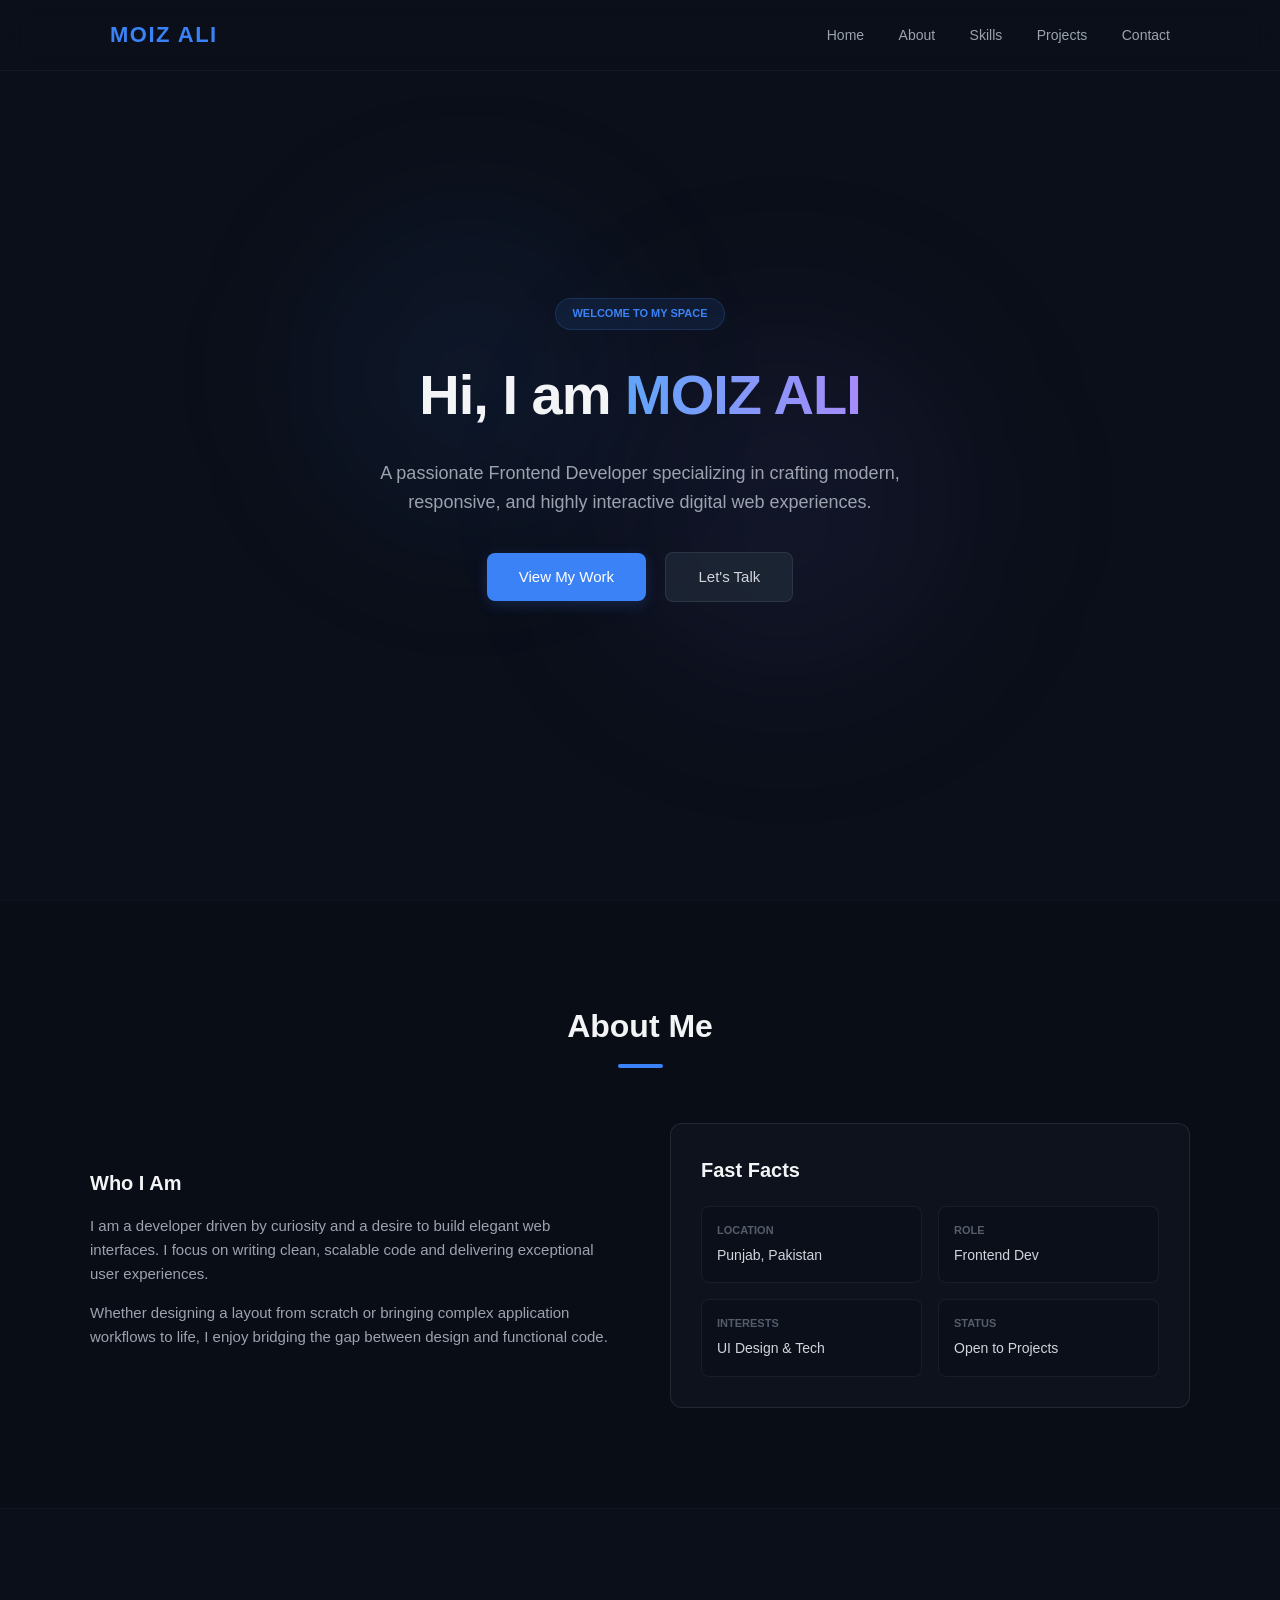
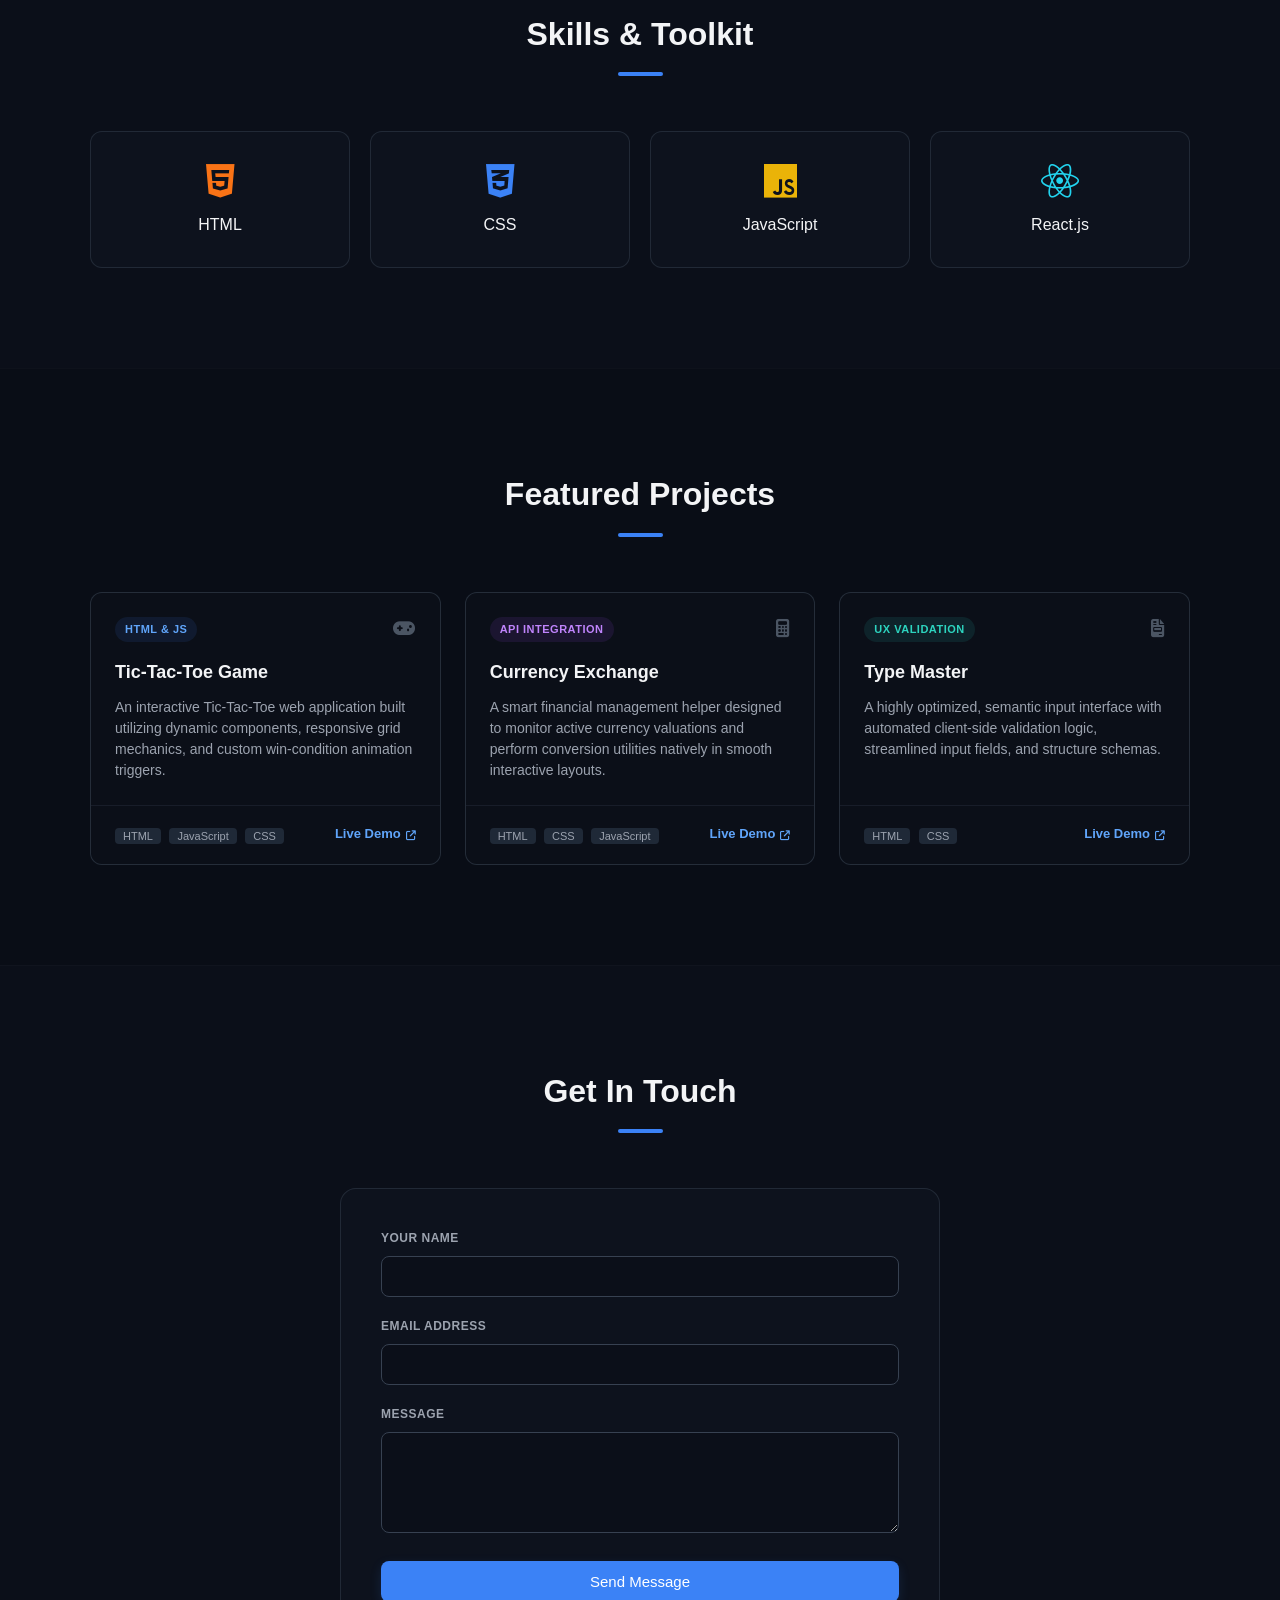
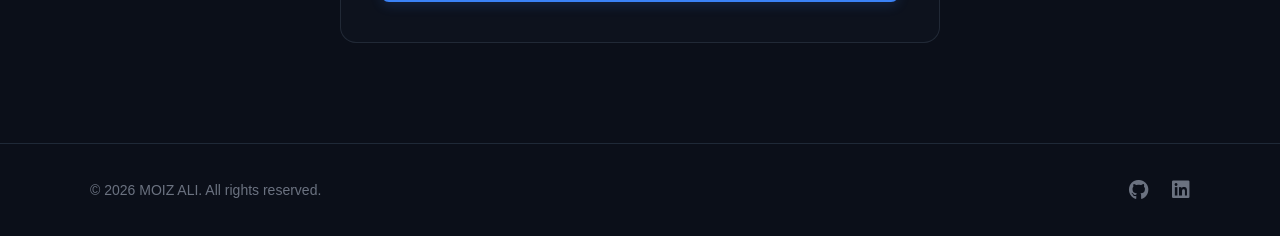
<file: index.html>
<!DOCTYPE html>
<html lang="en">

<head>
    <meta charset="UTF-8">
    <meta name="viewport" content="width=device-width, initial-scale=1.0">
    <title>Moiz Ali 
        Portfolio</title>
    <link rel="stylesheet" href="https://cdnjs.cloudflare.com/ajax/libs/font-awesome/6.4.0/css/all.min.css">
    <link rel="stylesheet" href="style.css">
</head>

<body>

    <header class="navbar">
        <div class="nav-container">
            <a href="#" class="logo">MOIZ ALI</a>
            <nav class="nav-links" id="nav-links">
                <a href="#home">Home</a>
                <a href="#about">About</a>
                <a href="#skills">Skills</a>
                <a href="#projects">Projects</a>
                <a href="#contact">Contact</a>
            </nav>
            <button class="menu-btn" id="menu-btn">
                <i class="fa-solid fa-bars"></i>
            </button>
        </div>
    </header>

    <section id="home" class="hero">
        <div class="glow-bg-1"></div>
        <div class="glow-bg-2"></div>
        <div class="hero-content">
            <span class="badge">Welcome to my space</span>
            <h1>Hi, I am <span class="highlight">MOIZ ALI</span></h1>
            <p>A passionate Frontend Developer specializing in crafting modern, responsive, and highly interactive
                digital web experiences.</p>
            <div class="hero-btns">
                <a href="#projects" class="btn primary-btn">View My Work</a>
                <a href="#contact" class="btn secondary-btn">Let's Talk</a>
            </div>
        </div>
    </section>

    <section id="about" class="about">
        <div class="section-title">
            <h2>About Me</h2>
            <div class="underline"></div>
        </div>
        <div class="about-grid">
            <div class="about-text">
                <h3>Who I Am</h3>
                <p>I am a developer driven by curiosity and a desire to build elegant web interfaces. I focus on writing
                    clean, scalable code and delivering exceptional user experiences.</p>
                <p>Whether designing a layout from scratch or bringing complex application workflows to life, I enjoy
                    bridging the gap between design and functional code.</p>
            </div>
            <div class="about-facts">
                <h3>Fast Facts</h3>
                <div class="facts-grid">
                    <div class="fact-card"><span class="label">Location</span><span class="val">Punjab, Pakistan</span>
                    </div>
                    <div class="fact-card"><span class="label">Role</span><span class="val">Frontend Dev</span></div>
                    <div class="fact-card"><span class="label">Interests</span><span class="val">UI Design & Tech</span>
                    </div>
                    <div class="fact-card"><span class="label">Status</span><span class="val">Open to Projects</span>
                    </div>
                </div>
            </div>
        </div>
    </section>

    <section id="skills" class="skills">
        <div class="section-title">
            <h2>Skills & Toolkit</h2>
            <div class="underline"></div>
        </div>
        <div class="skills-grid">
            <div class="skill-item"><i class="fa-brands fa-html5 html-icon"></i><span>HTML</span></div>
            <div class="skill-item"><i class="fa-brands fa-css3-alt css-icon"></i><span>CSS</span></div>
            <div class="skill-item"><i class="fa-brands fa-js js-icon"></i><span>JavaScript</span></div>
            <div class="skill-item"><i class="fa-brands fa-react react-icon"></i><span>React.js</span></div>
        </div>
    </section>

    <section id="projects" class="projects">
        <div class="section-title">
            <h2>Featured Projects</h2>
            <div class="underline"></div>
        </div>
        <div class="projects-grid">

            <div class="project-card">
                <div class="card-body">
                    <div class="card-header">
                        <span class="proj-badge type-js">HTML & JS</span>
                        <i class="fa-solid fa-gamepad icon-gray"></i>
                    </div>
                    <h3>Tic-Tac-Toe Game</h3>
                    <p>An interactive Tic-Tac-Toe web application built utilizing dynamic components, responsive grid
                        mechanics, and custom win-condition animation triggers.</p>
                </div>
                <div class="card-footer">
                    <div class="tech-tags">
                        <span>HTML</span>
                        <span>JavaScript</span>
                        <span>CSS</span>
                    </div>
                    <a href="https://mirza-moiz-ali.github.io/TIC-TAC-TOE/" target="_blank" rel="noopener noreferrer"
                        class="live-link">
                        Live Demo <i class="fa-solid fa-arrow-up-right-from-square"></i>
                    </a>
                </div>
            </div>

            <div class="project-card">
                <div class="card-body">
                    <div class="card-header">
                        <span class="proj-badge type-api">API Integration</span>
                        <i class="fa-solid fa-calculator icon-gray"></i>
                    </div>
                    <h3>Currency Exchange</h3>
                    <p>A smart financial management helper designed to monitor active currency valuations and perform
                        conversion utilities natively in smooth interactive layouts.</p>
                </div>
                <div class="card-footer">
                    <div class="tech-tags">
                        <span>HTML</span>
                        <span>CSS</span>
                        <span>JavaScript</span>
                    </div>
                    <a href="https://mirza-moiz-ali.github.io/Currency-exchange/" target="_blank"
                        rel="noopener noreferrer" class="live-link">
                        Live Demo <i class="fa-solid fa-arrow-up-right-from-square"></i>
                    </a>
                </div>
            </div>

            <div class="project-card">
                <div class="card-body">
                    <div class="card-header">
                        <span class="proj-badge type-form">UX Validation</span>
                        <i class="fa-solid fa-file-invoice icon-gray"></i>
                    </div>
                    <h3>Type Master</h3>
                    <p>A highly optimized, semantic input interface with automated client-side validation logic,
                        streamlined input fields, and structure schemas.</p>
                </div>
                <div class="card-footer">
                    <div class="tech-tags">
                        <span>HTML</span>
                        <span>CSS</span>
                    </div>
                    <a href="https://mirza-moiz-ali.github.io/Type-Master/" target="_blank"
                        rel="noopener noreferrer" class="live-link">
                        Live Demo <i class="fa-solid fa-arrow-up-right-from-square"></i>
                    </a>
                </div>
            </div>

        </div>
    </section>

    <section id="contact" class="contact">
        <div class="section-title">
            <h2>Get In Touch</h2>
            <div class="underline"></div>
        </div>
        <div class="contact-box">
            <form id="contact-form">
                <div class="form-group">
                    <label>Your Name</label>
                    <input type="text" required>
                </div>
                <div class="form-group">
                    <label>Email Address</label>
                    <input type="email" required>
                </div>
                <div class="form-group">
                    <label>Message</label>
                    <textarea rows="5" required></textarea>
                </div>
                <button type="submit" class="btn submit-btn">Send Message</button>
            </form>
            <div id="form-success" class="success-msg hidden">
                <i class="fa-solid fa-circle-check"></i> Thank you! Message sent successfully.
            </div>
        </div>
    </section>

    <footer class="footer">
        <div class="footer-container">
            <p> &copy; 2026 MOIZ ALI. All rights reserved.</p>
            <div class="social-icons">
                <a href="https://github.com/mirza-moiz-ali" target="_blank" rel="noopener noreferrer"
                    title="Visit GitHub Profile">
                    <i class="fa-brands fa-github"></i>
                </a>
                <a href="https://www.linkedin.com/in/moiz-ali-a51647404?trk=contact-info" target="_blank"
                    rel="noopener noreferrer" title="Visit LinkedIn Profile">
                    <i class="fa-brands fa-linkedin"></i>
                </a>
            </div>
        </div>
    </footer>

    <script src="script.js"></script>
</body>

</html>
</file>
<file: style.css>
/* Base Variables & Reset */
* {
    margin: 0;
    padding: 0;
    box-sizing: border-box;
}

body {
    font-family: 'Segoe UI', Tahoma, Geneva, Verdana, sans-serif;
    background-color: #0b0f19;
    color: #f3f4f6;
    scroll-behavior: smooth;
    line-height: 1.6;
    overflow-x: hidden;
}

/* Navbar Styling */
.navbar {
    position: fixed;
    top: 0;
    left: 0;
    width: 100%;
    z-index: 100;
    background-color: rgba(11, 15, 25, 0.8);
    backdrop-filter: blur(12px);
    border-bottom: 1px solid rgba(255, 255, 255, 0.05);
}

.nav-container {
    max-width: 1100px;
    margin: 0 auto;
    padding: 0 20px;
    height: 70px;
    display: flex;
    justify-content: space-between;
    align-items: center;
}

.logo {
    font-size: 22px;
    font-weight: bold;
    color: #3b82f6;
    text-decoration: none;
    letter-spacing: 1.5px;
}

.nav-links a {
    color: #9ca3af;
    text-decoration: none;
    margin-left: 30px;
    font-size: 14px;
    font-weight: 500;
    transition: color 0.3s;
}

.nav-links a:hover {
    color: #3b82f6;
}

.menu-btn {
    display: none;
    background: none;
    border: none;
    color: #9ca3af;
    font-size: 22px;
    cursor: pointer;
}

/* Hero Section with Visual Gradients */
.hero {
    min-height: 100vh;
    display: flex;
    justify-content: center;
    align-items: center;
    text-align: center;
    padding: 0 20px;
    position: relative;
}

.glow-bg-1 {
    position: absolute;
    top: 25%;
    left: 25%;
    width: 300px;
    height: 300px;
    background: rgba(59, 130, 246, 0.08);
    border-radius: 50%;
    filter: blur(80px);
}

.glow-bg-2 {
    position: absolute;
    bottom: 25%;
    right: 25%;
    width: 350px;
    height: 350px;
    background: rgba(99, 102, 241, 0.08);
    border-radius: 50%;
    filter: blur(90px);
}

.hero-content {
    z-index: 10;
}

.badge {
    background-color: rgba(59, 130, 246, 0.1);
    color: #3b82f6;
    padding: 6px 16px;
    border-radius: 20px;
    font-size: 11px;
    text-transform: uppercase;
    font-weight: 600;
    border: 1px solid rgba(59, 130, 246, 0.2);
    display: inline-block;
}

.hero h1 {
    font-size: 56px;
    margin: 20px 0;
    font-weight: 700;
    letter-spacing: -1px;
}

.highlight {
    color: #3b82f6; 
    background-image: linear-gradient(to right, #60a5fa, #a78bfa);
    -webkit-background-clip: text;
    background-clip: text; 
    -webkit-text-fill-color: transparent;
}

.hero p {
    color: #9ca3af;
    max-width: 600px;
    margin: 0 auto 35px auto;
    font-size: 18px;
    font-weight: 300;
}

/* Global Buttons */
.btn {
    display: inline-block;
    padding: 12px 32px;
    border-radius: 8px;
    text-decoration: none;
    font-weight: 500;
    font-size: 15px;
    transition: transform 0.2s, background-color 0.3s, box-shadow 0.3s;
    cursor: pointer;
}

.btn:hover {
    transform: translateY(-2px);
}

.primary-btn {
    background-color: #3b82f6;
    color: white;
    margin-right: 15px;
    box-shadow: 0 4px 14px rgba(59, 130, 246, 0.2);
}

.secondary-btn {
    background-color: rgba(31, 41, 55, 0.8);
    color: #d1d5db;
    border: 1px solid rgba(55, 65, 81, 0.6);
}

/* Sections Styling */
.section-title {
    text-align: center;
    margin-bottom: 55px;
}

.section-title h2 {
    font-size: 32px;
    font-weight: 700;
}

.underline {
    width: 45px;
    height: 4px;
    background-color: #3b82f6;
    margin: 12px auto 0 auto;
    border-radius: 2px;
}

/* About Section */
.about {
    background-color: #090d16;
    padding: 100px 20px;
    border-top: 1px solid rgba(255, 255, 255, 0.02);
}

.about-grid {
    max-width: 1100px;
    margin: 0 auto;
    display: grid;
    grid-template-columns: 1fr 1fr;
    gap: 60px;
    align-items: center;
}

.about-text h3, .about-facts h3 {
    font-size: 20px;
    margin-bottom: 15px;
}

.about-text p {
    color: #9ca3af;
    margin-bottom: 15px;
    font-size: 15px;
}

.about-facts {
    background-color: rgba(31, 41, 55, 0.2);
    border: 1px solid rgba(55, 65, 81, 0.5);
    padding: 30px;
    border-radius: 12px;
}

.facts-grid {
    display: grid;
    grid-template-columns: 1fr 1fr;
    gap: 16px;
    margin-top: 20px;
}

.fact-card {
    background-color: #0b0f19;
    padding: 15px;
    border-radius: 8px;
    border: 1px solid rgba(55, 65, 81, 0.3);
}

.label {
    display: block;
    font-size: 11px;
    color: #555d6d;
    text-transform: uppercase;
    font-weight: 600;
    margin-bottom: 2px;
}

.val {
    color: #d1d5db;
    font-weight: 500;
    font-size: 14px;
}

/* Skills Section */
.skills {
    padding: 100px 20px;
    border-top: 1px solid rgba(255, 255, 255, 0.02);
}

.skills-grid {
    max-width: 1100px;
    margin: 0 auto;
    display: grid;
    grid-template-columns: repeat(auto-fit, minmax(160px, 1fr));
    gap: 20px;
}

.skill-item {
    background-color: rgba(31, 41, 55, 0.15);
    border: 1px solid rgba(55, 65, 81, 0.5);
    padding: 30px 20px;
    border-radius: 12px;
    text-align: center;
    transition: all 0.3s;
}

.skill-item:hover {
    border-color: rgba(59, 130, 246, 0.4);
    background-color: rgba(31, 41, 55, 0.25);
    transform: translateY(-4px);
}

.skill-item i {
    font-size: 38px;
    margin-bottom: 12px;
    display: block;
}

.html-icon { color: #f97316; }
.css-icon { color: #3b82f6; }
.js-icon { color: #eab308; }
.react-icon { color: #22d3ee; }

/* Projects Section (UPDATED FOR 3 CARDS) */
.projects {
    background-color: #090d16;
    padding: 100px 20px;
    border-top: 1px solid rgba(255, 255, 255, 0.02);
}

.projects-grid {
    max-width: 1100px;
    margin: 0 auto;
    display: grid;
    grid-template-columns: repeat(auto-fit, minmax(300px, 1fr));
    gap: 24px;
}

.project-card {
    background-color: rgba(31, 41, 55, 0.1);
    border: 1px solid rgba(55, 65, 81, 0.6);
    border-radius: 12px;
    display: flex;
    flex-direction: column;
    justify-content: space-between;
    transition: all 0.3s;
    overflow: hidden;
}

.project-card:hover {
    border-color: rgba(156, 163, 175, 0.4);
}

.card-body {
    padding: 24px;
}

.card-header {
    display: flex;
    justify-content: space-between;
    align-items: center;
    margin-bottom: 16px;
}

.proj-badge {
    font-size: 11px;
    font-weight: 600;
    padding: 4px 10px;
    border-radius: 20px;
    text-transform: uppercase;
    letter-spacing: 0.5px;
}

.type-js { background-color: rgba(59, 130, 246, 0.1); color: #60a5fa; }
.type-api { background-color: rgba(168, 85, 247, 0.1); color: #c084fc; }
.type-form { background-color: rgba(45, 212, 191, 0.1); color: #2dd4bf; }

.icon-gray {
    color: #4b5563;
    font-size: 18px;
}

.project-card h3 {
    font-size: 18px;
    color: #f3f4f6;
    margin-bottom: 10px;
    font-weight: 600;
}

.project-card p {
    color: #9ca3af;
    font-size: 14px;
    line-height: 1.5;
}

.card-footer {
    padding: 16px 24px;
    background-color: rgba(11, 15, 25, 0.2);
    border-top: 1px solid rgba(55, 65, 81, 0.3);
    display: flex;
    justify-content: space-between;
    align-items: center;
}

.tech-tags span {
    font-size: 11px;
    background-color: #1f2937;
    color: #9ca3af;
    padding: 2px 8px;
    border-radius: 4px;
    margin-right: 4px;
}

.live-link {
    font-size: 13px;
    color: #60a5fa;
    text-decoration: none;
    font-weight: 600;
    display: flex;
    align-items: center;
    gap: 5px;
    transition: color 0.2s;
}

.live-link:hover {
    color: #93c5fd;
}

.live-link i {
    font-size: 10px;
}

/* Contact Section */
.contact {
    padding: 100px 20px;
    border-top: 1px solid rgba(255, 255, 255, 0.02);
}

.contact-box {
    max-width: 600px;
    margin: 0 auto;
    background-color: rgba(31, 41, 55, 0.15);
    border: 1px solid rgba(55, 65, 81, 0.5);
    padding: 40px;
    border-radius: 16px;
}

.form-group {
    margin-bottom: 20px;
}

.form-group label {
    display: block;
    font-size: 12px;
    text-transform: uppercase;
    color: #9ca3af;
    margin-bottom: 8px;
    font-weight: 600;
    letter-spacing: 0.5px;
}

.form-group input, .form-group textarea {
    width: 100%;
    background-color: #0b0f19;
    border: 1px solid #374151;
    border-radius: 8px;
    padding: 12px;
    color: white;
    outline: none;
    transition: border-color 0.3s;
}

.form-group input:focus, .form-group textarea:focus {
    border-color: #3b82f6;
}

.submit-btn {
    width: 100%;
    background-color: #3b82f6;
    color: white;
    border: none;
    box-shadow: 0 4px 12px rgba(59, 130, 246, 0.15);
}

.success-msg {
    margin-top: 15px;
    padding: 12px;
    background-color: rgba(34, 197, 94, 0.1);
    border: 1px solid rgba(34, 197, 94, 0.2);
    color: #4ade80;
    border-radius: 8px;
    text-align: center;
    font-size: 14px;
}

.hidden { display: none; }

/* Updated Footer with Real Social Colors */
.footer {
    padding: 30px 20px;
    background-color: #0b0f19;
    border-top: 1px solid #1f2937;
}

.footer-container {
    max-width: 1100px;
    margin: 0 auto;
    display: flex;
    justify-content: space-between;
    align-items: center;
}

.footer p {
    color: #6b7280;
    font-size: 14px;
}

.social-icons a {
    color: #6b7280;
    font-size: 20px;
    margin-left: 20px;
    transition: color 0.3s, transform 0.2s;
    display: inline-block;
}

.social-icons a:hover {
    transform: translateY(-3px);
}

.social-icons a[title*="GitHub"]:hover {
    color: #ffffff;
}

.social-icons a[title*="LinkedIn"]:hover {
    color: #0077b5;
}

/* Responsive Media Breakpoints */
@media (max-width: 768px) {
    .nav-links {
        display: none;
        position: absolute;
        top: 70px;
        left: 0;
        width: 100%;
        background-color: #0b0f19;
        flex-direction: column;
        padding: 20px;
        border-bottom: 1px solid #1f2937;
    }
    .nav-links.active { display: flex; }
    .nav-links a { margin: 12px 0; margin-left: 0; text-align: center; }
    .menu-btn { display: block; }
    .hero h1 { font-size: 40px; }
    .about-grid { grid-template-columns: 1fr; gap: 40px; }
    .facts-grid { grid-template-columns: 1fr; }
    .footer-container { flex-direction: column; gap: 15px; text-align: center; }
    .social-icons a { margin: 0 10px; }
}
</file>
